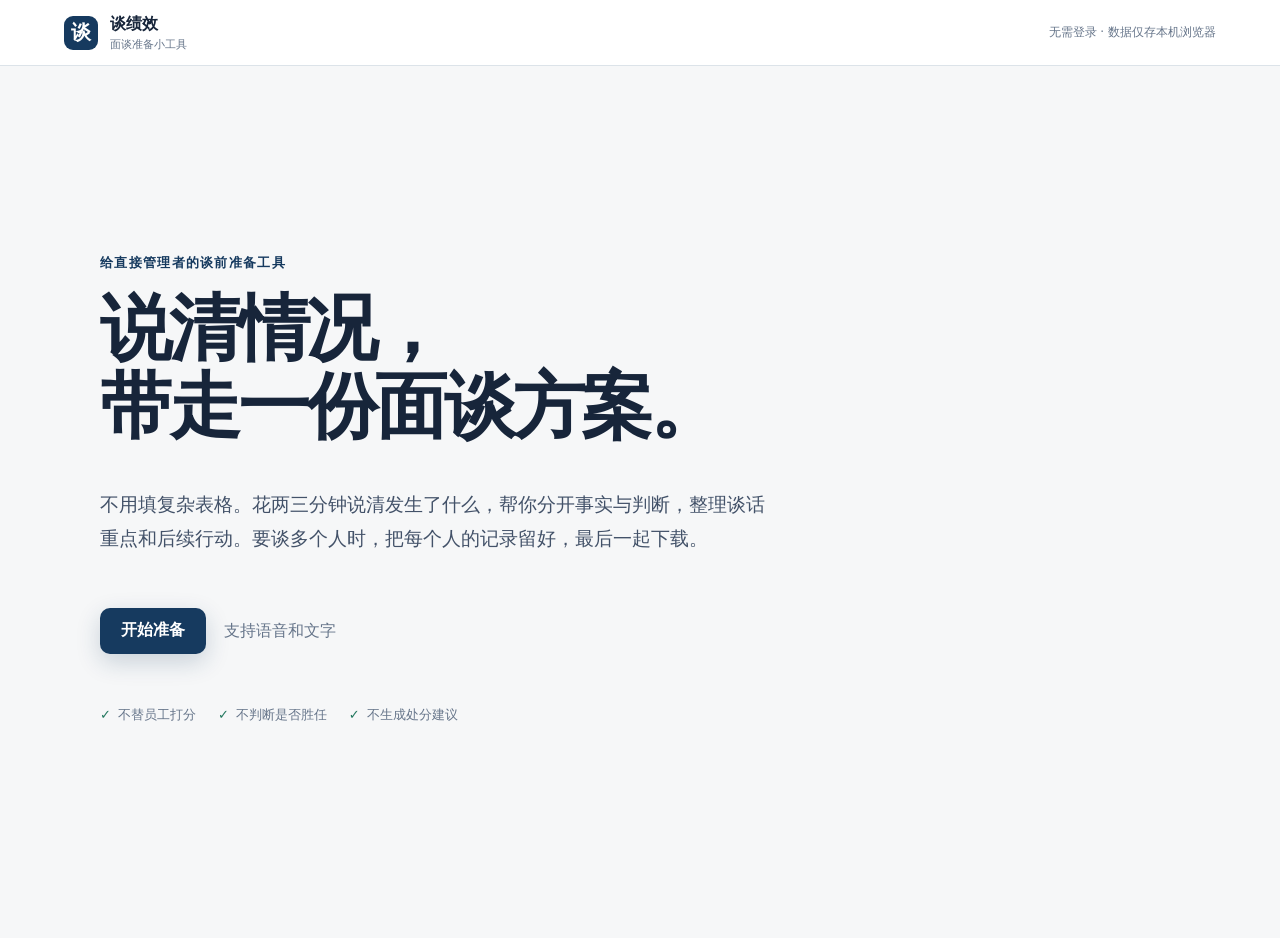
<file: index.html>
<!doctype html>
<!--
  谈绩效 · 面谈准备（轻量版 · 单文件）
  双击用浏览器打开即可使用，无需安装、无需登录、无需联网。
  流程：说情况 → 确认重点 → 拿方案；多人时逐个保存记录，最后一次性下载 Markdown。
  数据保存在本机浏览器中，请及时下载留档。
  生成时间：2026-11-05T14:33:14.953Z
-->

<html lang="zh-CN">
  <head>
    <meta charset="UTF-8" />
    <meta name="viewport" content="width=device-width, initial-scale=1.0" />
    <meta name="description" content="谈绩效——面向直接管理者的绩效反馈面谈准备小工具" />
    <title>谈绩效｜面谈准备</title>
    <style>
:root {
  --ink: #17253a;
  --muted: #66758a;
  --paper: #f3f6f8;
  --surface: #ffffff;
  --line: #dce3e9;
  --navy: #163a5f;
  --navy-2: #0e2b49;
  --fact: #23785f;
  --fact-bg: #e9f6f0;
  --judgment: #a6610c;
  --judgment-bg: #fff3dd;
  --question: #276ea2;
  --question-bg: #eaf3fb;
  --risk: #a53d46;
  --risk-bg: #fdeff0;
  --radius: 14px;
  --shadow: 0 18px 48px rgba(28, 48, 68, 0.1);
}

* { box-sizing: border-box; }

body {
  margin: 0;
  color: var(--ink);
  background:
    linear-gradient(rgba(22, 58, 95, 0.035) 1px, transparent 1px),
    linear-gradient(90deg, rgba(22, 58, 95, 0.035) 1px, transparent 1px),
    var(--paper);
  background-size: 28px 28px;
  font-family: "PingFang SC", "Microsoft YaHei", system-ui, sans-serif;
  min-height: 100vh;
}

/* Production-MVP simplification */
body { background: #f6f7f8; }
.brand-button { border: 0; background: transparent; color: inherit; padding: 0; text-align: left; }
.compact-container { width: min(820px, 92vw); }
.simple-hero { min-height: calc(100vh - 130px); display: flex; flex-direction: column; justify-content: center; max-width: 720px; }
.simple-hero h1 { max-width: 700px; }
.simple-hero .lead { max-width: 680px; }
.large-button { min-height: 52px; padding-inline: 28px; }
.promise-row { display: flex; flex-wrap: wrap; gap: 10px 22px; margin-top: 52px; color: var(--muted); font-size: 13px; }
.promise-row span::before { content: "✓"; color: var(--fact); margin-right: 7px; }
.batch-entry { display: flex; align-items: center; justify-content: space-between; gap: 18px; width: min(520px, 100%); margin-top: 24px; padding: 14px 16px; border: 1px solid #cbd8e2; border-radius: 10px; background: white; color: var(--ink); text-align: left; }
.batch-entry span { color: var(--navy); font-size: 12px; }
.simple-steps { max-width: 560px; margin: 0 auto 26px; }
.simple-steps .step { display: flex; align-items: center; justify-content: center; gap: 8px; text-align: center; border-bottom-width: 2px; }
.simple-steps .step span { font-size: 13px; }
.slim-panel { padding: clamp(22px, 4vw, 36px); }
.simple-head { margin-bottom: 22px; }
.time-tag { color: var(--muted); font-size: 12px; white-space: nowrap; }
.field-row { display: grid; grid-template-columns: 110px 1fr; align-items: center; gap: 16px; margin-bottom: 18px; }
.field-row label { margin: 0; }
.voice-card { border: 1px solid var(--line); border-radius: 12px; padding: 18px; background: #fbfcfd; transition: .2s ease; }
.voice-card.listening { border-color: #487da6; box-shadow: 0 0 0 4px rgba(39,110,162,.08); }
.voice-top { display: flex; align-items: center; justify-content: space-between; gap: 18px; margin-bottom: 14px; }
.voice-top strong { display: block; margin-bottom: 4px; }
.voice-top span { color: var(--muted); font-size: 12px; }
.voice-button { min-width: 112px; min-height: 44px; display: flex; align-items: center; justify-content: center; gap: 7px; border: 1px solid #b9c8d4; border-radius: 10px; background: white; color: var(--navy); font-weight: 650; }
.voice-button:hover { background: #eef4f8; border-color: #7f9db5; }
.voice-button svg { width: 18px; height: 18px; fill: currentColor; }
.voice-card.listening .voice-button { background: var(--navy); color: white; }
.voice-card textarea { min-height: 180px; background: white; }
.voice-note { color: var(--muted); font-size: 11px; line-height: 1.5; margin: 9px 0 0; }
.source-divider { display: flex; align-items: center; gap: 12px; margin: 18px 0; color: var(--muted); font-size: 12px; }
.source-divider::before, .source-divider::after { content: ""; height: 1px; background: var(--line); flex: 1; }
.upload-card { display: flex; align-items: center; justify-content: space-between; gap: 18px; border: 1px dashed #aebdca; border-radius: 12px; padding: 17px 18px; background: #fbfcfd; }
.upload-card strong, .upload-card span { display: block; }
.upload-card span { color: var(--muted); font-size: 12px; line-height: 1.55; margin-top: 4px; }
.upload-button { flex: 0 0 auto; margin: 0; padding: 10px 15px; border: 1px solid #b9c8d4; border-radius: 9px; background: white; color: var(--navy); cursor: pointer; }
.upload-button:hover { background: #eef4f8; }
.file-input { position: absolute; width: 1px; height: 1px; opacity: 0; pointer-events: none; }
.file-list { display: grid; gap: 8px; margin-top: 10px; }
.file-item { display: flex; align-items: center; justify-content: space-between; gap: 12px; padding: 11px 13px; border: 1px solid var(--line); border-radius: 9px; background: white; }
.file-item strong, .file-item span { display: block; }
.file-item strong { font-size: 13px; overflow-wrap: anywhere; }
.file-item span { color: var(--muted); font-size: 11px; margin-top: 3px; }
.file-remove { border: 0; background: transparent; color: var(--risk); padding: 7px; }
.source-summary { margin-bottom: 20px; padding: 16px 18px; border-radius: 10px; background: #f5f7f9; }
.source-summary div { display: flex; flex-wrap: wrap; gap: 7px; margin-top: 10px; }
.source-summary div span { padding: 5px 8px; border-radius: 6px; background: white; border: 1px solid var(--line); font-size: 11px; }
.source-summary p { color: var(--muted); font-size: 11px; line-height: 1.55; margin: 10px 0 0; }
.simple-goal { margin-top: 20px; }
.simple-goal textarea { min-height: 78px; }
.simple-actions { justify-content: flex-end; }
.review-list { border-top: 1px solid var(--line); }
.review-row { display: grid; grid-template-columns: 220px 1fr; gap: 24px; padding: 22px 0; border-bottom: 1px solid var(--line); }
.review-row ul, .review-row p { margin: 0; color: #42536a; line-height: 1.75; }
.review-row ul { padding-left: 20px; }
.review-label { display: flex; align-items: flex-start; gap: 10px; }
.review-label span { width: 24px; height: 24px; border-radius: 50%; display: grid; place-items: center; background: #eef2f5; font-size: 11px; font-weight: 700; }
.fact-row .review-label span { color: var(--fact); background: var(--fact-bg); }
.judgment-row .review-label span { color: var(--judgment); background: var(--judgment-bg); }
.question-row .review-label span { color: var(--question); background: var(--question-bg); }
.quick-question { display: flex; justify-content: space-between; align-items: center; gap: 20px; margin-top: 24px; padding: 18px; background: #f5f7f9; border-radius: 10px; }
.quick-question strong, .quick-question span { display: block; }
.quick-question span { color: var(--muted); font-size: 12px; margin-top: 4px; }
.plan-panel { padding: 0; overflow: hidden; }
.plan-title { display: flex; justify-content: space-between; align-items: center; gap: 20px; padding: 28px 32px; border-bottom: 1px solid var(--line); }
.plan-title span { color: var(--muted); font-size: 12px; }
.plan-title h2 { margin: 5px 0 0; }
.small-button { min-height: 38px; padding-inline: 15px; }
.plan-focus { padding: 26px 32px; background: var(--navy); color: white; }
.plan-focus small, .plan-focus strong { display: block; }
.plan-focus small { opacity: .68; margin-bottom: 8px; }
.plan-focus strong { font-size: 20px; line-height: 1.55; }
.plan-grid { display: grid; grid-template-columns: 1fr 1fr; }
.plan-grid section { padding: 26px 32px; border-bottom: 1px solid var(--line); }
.plan-grid section:nth-child(odd) { border-right: 1px solid var(--line); }
.plan-grid h3 { font-size: 14px; margin: 0 0 12px; }
.plan-grid ul { color: #42536a; line-height: 1.75; margin: 0; padding-left: 20px; }
.boundary-note { margin: 24px 32px 0; padding: 14px 16px; background: #f5f7f9; color: var(--muted); border-radius: 8px; font-size: 12px; line-height: 1.6; }
.post-actions { display: flex; flex-wrap: wrap; gap: 10px; padding: 24px 32px 30px; }
.save-note { margin: 20px 32px 0; color: var(--muted); font-size: 11px; line-height: 1.6; }
.batch-panel { padding: clamp(22px, 4vw, 36px); }
.batch-grid { display: grid; grid-template-columns: 1fr 1fr; gap: 12px; }
.batch-card { min-width: 0; padding: 18px; border: 1px solid var(--line); border-radius: 11px; background: #fbfcfd; }
.batch-card-head { display: flex; justify-content: space-between; align-items: flex-start; gap: 12px; }
.batch-card small { color: var(--muted); }
.batch-card h3 { margin: 4px 0 0; }
.batch-card p { color: #42536a; font-size: 13px; line-height: 1.65; }
.batch-excerpt { display: -webkit-box; -webkit-line-clamp: 3; -webkit-box-orient: vertical; overflow: hidden; }
.batch-meta { display: flex; flex-wrap: wrap; gap: 7px; }
.batch-meta span { padding: 5px 8px; border-radius: 6px; background: white; border: 1px solid var(--line); color: var(--muted); font-size: 11px; }
.batch-guidance { margin-top: 20px; padding: 19px 20px; border-radius: 10px; background: #f5f7f9; }
.batch-guidance h3 { margin: 0 0 10px; font-size: 14px; }
.batch-guidance ul { margin: 0; padding-left: 20px; color: #42536a; line-height: 1.8; }
.empty-batch { grid-column: 1 / -1; padding: 44px 20px; text-align: center; color: var(--muted); border: 1px dashed var(--line); border-radius: 10px; }
.batch-actions { justify-content: space-between; }
.reaction-chips { display: flex; flex-wrap: wrap; gap: 9px; margin-bottom: 18px; }
.dialogue-box { background: #f3f6f8; border-radius: 10px; padding: 18px; margin-bottom: 20px; }
.dialogue-box span { color: var(--muted); font-size: 12px; }
.dialogue-box p { margin: 8px 0 0; font-size: 17px; line-height: 1.6; }
.feedback-button { margin-top: 12px; }
.coach-simple { display: grid; grid-template-columns: 1fr 1fr; gap: 12px; margin-top: 20px; }
.coach-simple div { padding: 17px; background: #f5f7f9; border-radius: 9px; }
.coach-simple p { color: #42536a; line-height: 1.65; margin: 7px 0 0; }

button, input, textarea { font: inherit; }
button { cursor: pointer; }

.shell { min-height: 100vh; }
.topbar {
  height: 66px;
  display: flex;
  align-items: center;
  justify-content: space-between;
  padding: 0 5vw;
  background: rgba(255,255,255,.92);
  border-bottom: 1px solid var(--line);
  position: sticky;
  top: 0;
  z-index: 10;
  backdrop-filter: blur(12px);
}
.brand { display: flex; align-items: center; gap: 12px; font-weight: 700; }
.brand-mark {
  width: 34px; height: 34px; border-radius: 9px;
  background: var(--navy); color: white; display: grid; place-items: center;
  font-family: Georgia, serif; font-size: 20px;
}
.brand small { display: block; color: var(--muted); font-weight: 400; font-size: 11px; margin-top: 2px; }
.privacy { color: var(--muted); font-size: 12px; }

.container { width: min(1080px, 92vw); margin: 0 auto; padding: 38px 0 64px; }
.hero { display: grid; grid-template-columns: 1.08fr .92fr; gap: 44px; align-items: center; min-height: calc(100vh - 130px); }
.eyebrow { color: var(--navy); font-weight: 700; font-size: 13px; letter-spacing: .1em; }
h1 { font-size: clamp(40px, 6vw, 72px); line-height: 1.08; letter-spacing: -.045em; margin: 18px 0 22px; }
.lead { color: #435269; font-size: 19px; line-height: 1.8; max-width: 600px; }
.hero-actions { display: flex; align-items: center; gap: 18px; margin-top: 34px; }
.primary, .secondary, .ghost {
  border-radius: 10px; border: 1px solid transparent; min-height: 46px; padding: 0 20px; font-weight: 650;
}
.primary { background: var(--navy); color: white; box-shadow: 0 8px 24px rgba(22,58,95,.2); }
.primary:hover { background: var(--navy-2); transform: translateY(-1px); }
.secondary { background: white; border-color: var(--line); color: var(--ink); }
.secondary:hover { border-color: #aebdca; }
.ghost { background: transparent; color: var(--navy); }
.link-button { border: 0; background: none; color: var(--navy); padding: 5px; }

.paper-demo { background: var(--surface); border: 1px solid var(--line); border-radius: 6px; padding: 30px; box-shadow: var(--shadow); transform: rotate(1deg); position: relative; }
.paper-demo::before { content: "证据校准稿"; position: absolute; top: -14px; left: 22px; padding: 6px 11px; background: var(--navy); color: white; font-size: 11px; letter-spacing: .08em; }
.paper-demo p { line-height: 2.1; margin: 8px 0; }
.mark { border-bottom: 2px solid; padding-bottom: 2px; }
.mark.fact { color: var(--fact); border-color: #74b99f; }
.mark.judgment { color: var(--judgment); border-color: #e2a74f; }
.mark.question { color: var(--question); border-color: #77add2; }
.legend { display: flex; flex-wrap: wrap; gap: 14px; margin-top: 24px; padding-top: 20px; border-top: 1px dashed var(--line); font-size: 12px; }
.legend span::before { content: ""; width: 8px; height: 8px; display: inline-block; border-radius: 50%; margin-right: 6px; }
.legend .f::before { background: var(--fact); }
.legend .j::before { background: var(--judgment); }
.legend .q::before { background: var(--question); }

.steps { display: grid; grid-template-columns: repeat(4, 1fr); gap: 8px; margin: 8px 0 34px; }
.step { padding: 13px 14px; border-bottom: 3px solid var(--line); color: var(--muted); font-size: 13px; }
.step.active { color: var(--navy); border-color: var(--navy); font-weight: 700; }
.step.done { color: var(--fact); border-color: #7fb9a4; }

.panel { background: var(--surface); border: 1px solid var(--line); border-radius: var(--radius); box-shadow: 0 12px 36px rgba(28,48,68,.07); padding: clamp(22px, 4vw, 42px); }
.panel-head { display: flex; justify-content: space-between; gap: 24px; align-items: flex-start; margin-bottom: 28px; }
.panel h2 { font-size: 28px; margin: 0 0 8px; letter-spacing: -.02em; }
.sub { color: var(--muted); line-height: 1.7; margin: 0; }
.status { padding: 7px 11px; border-radius: 20px; font-size: 12px; font-weight: 700; white-space: nowrap; }
.status.usable { color: var(--question); background: var(--question-bg); }
.status.good { color: var(--fact); background: var(--fact-bg); }

.form-grid { display: grid; grid-template-columns: 1fr 1fr; gap: 22px; }
.field.full { grid-column: 1 / -1; }
label { display: block; font-weight: 650; font-size: 14px; margin-bottom: 8px; }
.hint { color: var(--muted); font-weight: 400; font-size: 12px; display: block; margin-top: 3px; }
input, textarea {
  width: 100%; border: 1px solid #cbd5de; border-radius: 9px; background: #fbfcfd; color: var(--ink); padding: 13px 14px; outline: none; transition: .18s ease;
}
textarea { min-height: 112px; resize: vertical; line-height: 1.65; }
input:focus, textarea:focus { border-color: var(--navy); box-shadow: 0 0 0 3px rgba(22,58,95,.09); background: white; }
.error { color: var(--risk); font-size: 12px; margin-top: 6px; }
.actions { display: flex; justify-content: space-between; align-items: center; gap: 12px; margin-top: 30px; border-top: 1px solid var(--line); padding-top: 24px; }
.actions-right { display: flex; gap: 10px; }

.analysis-grid { display: grid; grid-template-columns: 1fr 1fr; gap: 16px; }
.analysis-card { border: 1px solid var(--line); border-radius: 11px; padding: 20px; }
.analysis-card h3 { margin: 0 0 12px; font-size: 15px; }
.analysis-card ul { padding-left: 20px; margin: 0; line-height: 1.8; color: #42536a; }
.analysis-card.fact { background: var(--fact-bg); border-color: #c9e6da; }
.analysis-card.judgment { background: var(--judgment-bg); border-color: #f1d59e; }
.analysis-card.question { background: var(--question-bg); border-color: #c9dfef; }
.analysis-card.missing { background: #f7f8fa; }
.note { border-left: 3px solid var(--navy); background: #f4f7fa; padding: 14px 16px; color: #42536a; line-height: 1.7; margin: 20px 0 0; }

.question-box { max-width: 740px; margin: 0 auto; }
.question-count { color: var(--muted); font-size: 12px; letter-spacing: .08em; }
.question-title { font-size: 26px; line-height: 1.5; margin: 18px 0; }
.why { background: var(--question-bg); padding: 15px 18px; border-radius: 9px; color: #355a78; line-height: 1.65; margin: 18px 0; }
.choice-row { display: flex; gap: 10px; flex-wrap: wrap; }
.choice { border: 1px solid var(--line); background: white; padding: 10px 13px; border-radius: 9px; color: var(--muted); }
.choice.selected { border-color: var(--navy); color: var(--navy); background: #eff4f8; }

.strategy-grid { display: grid; grid-template-columns: 1.15fr .85fr; gap: 22px; }
.strategy-block { border-top: 1px solid var(--line); padding: 20px 0; }
.strategy-block:first-child { border-top: 0; padding-top: 0; }
.strategy-block h3 { margin: 0 0 10px; font-size: 14px; color: var(--muted); }
.strategy-block strong { font-size: 20px; line-height: 1.5; }
.path { display: grid; gap: 9px; }
.path-item { display: grid; grid-template-columns: 28px 1fr; align-items: center; gap: 8px; color: #42536a; }
.path-item b { background: var(--navy); color: white; border-radius: 50%; width: 24px; height: 24px; display: grid; place-items: center; font-size: 11px; }
.risk-box { background: var(--risk-bg); border: 1px solid #f2cfd2; border-radius: 10px; padding: 18px; }
.risk-box h3 { color: var(--risk); margin: 0 0 10px; font-size: 14px; }
.risk-box p { margin: 8px 0; color: #6f4146; line-height: 1.6; font-size: 13px; }

.reaction-list { display: grid; gap: 12px; }
.reaction { border: 1px solid var(--line); border-radius: 10px; padding: 16px; text-align: left; background: white; }
.reaction:hover, .reaction.selected { border-color: var(--navy); background: #f2f6f9; }
.reaction strong { display: block; margin-bottom: 5px; }
.reaction span { color: var(--muted); }
.coach { display: grid; grid-template-columns: 1fr 1fr; gap: 16px; margin-top: 20px; }
.coach-card { padding: 18px; border: 1px solid var(--line); border-radius: 10px; }
.coach-card h4 { margin: 0 0 9px; }
.coach-card.good { background: var(--fact-bg); }
.coach-card.adjust { background: var(--judgment-bg); }

.report { background: #fff; border: 1px solid var(--line); box-shadow: var(--shadow); }
.report-cover { background: var(--navy); color: white; padding: 34px 42px; }
.report-cover small { opacity: .75; letter-spacing: .12em; }
.report-cover h2 { margin: 8px 0 6px; font-size: 32px; }
.report-cover p { margin: 0; opacity: .82; }
.report-body { padding: 36px 42px; }
.report-section { display: grid; grid-template-columns: 150px 1fr; gap: 24px; padding: 22px 0; border-bottom: 1px solid var(--line); }
.report-section:last-child { border-bottom: 0; }
.report-section h3 { margin: 0; font-size: 13px; color: var(--muted); letter-spacing: .06em; }
.report-section p, .report-section li { line-height: 1.75; color: #3f5065; }
.report-section p { margin: 0; }
.report-section ol, .report-section ul { margin: 0; padding-left: 20px; }
.agreement { display: grid; grid-template-columns: repeat(2, 1fr); gap: 10px; }
.agreement div { background: #f5f7f9; padding: 14px; border-radius: 8px; }
.agreement b { display: block; font-size: 12px; color: var(--muted); margin-bottom: 5px; }
.toast { position: fixed; right: 24px; bottom: 24px; background: var(--ink); color: white; padding: 13px 18px; border-radius: 9px; box-shadow: var(--shadow); z-index: 30; }

@media (max-width: 760px) {
  .topbar { padding: 0 4vw; }
  .privacy { display: none; }
  .container { width: min(94vw, 680px); padding-top: 24px; }
  .hero { grid-template-columns: 1fr; gap: 34px; padding: 32px 0; }
  .paper-demo { transform: none; }
  .steps { overflow-x: auto; grid-template-columns: repeat(4, minmax(120px, 1fr)); }
  .form-grid, .analysis-grid, .strategy-grid, .coach { grid-template-columns: 1fr; }
  .field.full { grid-column: auto; }
  .panel-head { flex-direction: column; }
  .actions { align-items: stretch; flex-direction: column-reverse; }
  .actions-right { flex-direction: column; width: 100%; }
  .actions button { width: 100%; }
  .report-cover, .report-body { padding: 26px 22px; }
  .report-section { grid-template-columns: 1fr; gap: 10px; }
  .agreement { grid-template-columns: 1fr; }
  .simple-hero { min-height: calc(100vh - 100px); padding: 26px 0; }
  .promise-row { margin-top: 34px; }
  .field-row, .review-row { grid-template-columns: 1fr; gap: 8px; }
  .voice-top, .quick-question { align-items: stretch; flex-direction: column; }
  .upload-card { align-items: stretch; flex-direction: column; }
  .upload-button { text-align: center; }
  .voice-button { width: 100%; }
  .plan-grid { grid-template-columns: 1fr; }
  .batch-grid { grid-template-columns: 1fr; }
  .plan-grid section:nth-child(odd) { border-right: 0; }
  .plan-title, .plan-focus, .plan-grid section { padding-inline: 22px; }
  .boundary-note { margin-inline: 22px; }
  .save-note { margin-inline: 22px; }
  .post-actions { padding-inline: 22px; flex-direction: column; }
  .post-actions button { width: 100%; }
  .coach-simple { grid-template-columns: 1fr; }
}

@media (prefers-reduced-motion: no-preference) {
  .panel, .hero > * { animation: rise .35s ease both; }
  @keyframes rise { from { opacity: 0; transform: translateY(8px); } to { opacity: 1; transform: translateY(0); } }
}

/* ---- 轻量版补充样式 ---- */
.status.blocked { color: var(--risk); background: var(--risk-bg); }
.judgment-item { margin: 8px 0; }
.judgment-item p { margin: 0 0 4px; }
.judgment-reason { color: var(--muted); font-size: 13px; line-height: 1.6; }

/* ---- 轻量版补充样式 ---- */
.status.blocked { color: var(--risk); background: var(--risk-bg); }
.judgment-item { margin: 8px 0; }
.judgment-item p { margin: 0 0 4px; }
.judgment-reason { color: var(--muted); font-size: 13px; line-height: 1.6; }

</style>
  </head>
  <body>
    <div id="app"></div>
    <script>
/**
 * 谈绩效 · 分析引擎（浏览器版，无依赖、不联网）
 *
 * 输入管理者自己写的那段话，用确定性规则抽出：
 *   事实 / 不宜直接下的判断 / 面谈要核实的问题 / 管理者责任 / 行动约定 / 风险提示
 *
 * 设计原则：
 *  - 所有输出都由输入派生，不含任何写死的样例文本；
 *  - 高风险情形（辞退、降薪、歧视、骚扰、工伤、医疗、争议）停止给出话术，只给风险提示；
 *  - 不判断是否胜任、不给绩效等级、不做员工间比较、不给处分建议。
 */
(function (root, factory) {
  if (typeof module === "object" && module.exports) module.exports = factory();
  else root.TanJixiaoAnalysis = factory();
})(typeof globalThis !== "undefined" ? globalThis : this, function () {
  "use strict";

  var MAX_INPUT = 20000;

  var RISK_GROUPS = [
    {
      level: "high",
      label: "劳动关系处置",
      words: ["辞退", "开除", "裁员", "劝退", "解除劳动", "不续签", "降薪", "降级", "扣工资", "停职", "调岗", "末位淘汰", "pip", "绩效改进计划", "自己离职", "让他走"],
      advice: "涉及劳动关系处置。请暂停使用本工具，先与 HR 和法务确认程序与依据，不要在绩效面谈中直接提出。",
    },
    {
      level: "high",
      label: "歧视与骚扰",
      words: ["歧视", "骚扰", "性骚扰", "地域", "性别", "年龄", "婚育", "怀孕", "孕期", "产假", "哺乳", "外貌", "口音", "宗教", "民族"],
      advice: "涉及受保护特征或骚扰情形。这不属于绩效面谈范围，请转 HR/法务按专项流程处理。",
    },
    {
      level: "high",
      label: "安全与健康",
      words: ["工伤", "事故", "受伤", "安全事件", "医疗", "病历", "抑郁症", "精神", "心理疾病", "住院", "病假"],
      advice: "涉及安全或健康信息。请避免在绩效材料中记录医疗细节，转 HR 按相关流程处理。",
    },
    {
      level: "high",
      label: "争议与投诉",
      words: ["劳动仲裁", "仲裁", "诉讼", "起诉", "举报", "投诉", "律师", "赔偿"],
      advice: "已进入或可能进入争议程序。请停止自行沟通，交由 HR/法务对接。",
    },
  ];

  var JUDGMENT_WORDS = [
    "责任心", "态度", "不积极", "不主动", "不靠谱", "能力不行", "能力差", "不胜任", "不适合",
    "敷衍", "不上心", "懒", "情商", "性格", "不专业", "消极", "抱怨", "抵触",
    "缺乏", "没有担当", "不配合", "耍滑", "混日子", "玻璃心", "固执", "自私", "不懂事", "眼界",
  ];

  var FACT_MARKERS = [
    /\d{1,4}\s*年/, /\d{1,2}\s*月/, /\d{1,2}\s*[日号]/, /[上下本]\s*周/, /周[一二三四五六日天]/,
    /\d{1,3}\s*(天|个工作日|小时|分钟|次|人|份|页|个)/, /\d+%/,
    /原定|原计划|计划|承诺|约定|要求|实际|最终|结果/,
    /推迟|延期|延迟|延误|提前|超期|逾期|未完成|没有完成|没交|未提交|迟到|缺席|超预算|返工|不达标/,
  ];

  var EXTERNAL_WORDS = ["设计", "客户", "供应商", "其他部门", "跨部门", "技术", "法务", "财务", "上级", "甲方", "需求变更", "排期", "资源", "预算"];
  var MECHANISM_WORDS = ["约定", "流程", "规则", "机制", "节点", "上报", "同步", "预警", "汇报", "周会", "日报", "复盘"];

  var ORDER = { high: 3, medium: 2, low: 1 };

  function clamp(text) {
    return String(text == null ? "" : text).slice(0, MAX_INPUT);
  }

  function splitClauses(text) {
    return String(text || "")
      .split(/[。！？；\n\r]+/)
      .map(function (item) {
        return item.replace(/^[，,、\s]+/, "").trim();
      })
      .filter(function (item) {
        return item.length >= 4;
      });
  }

  function stripHedges(clause) {
    return clause.replace(/^(我觉得|我认为|感觉|说实话|其实|反正|总的来说|说白了)[，,]?\s*/, "").trim();
  }

  function detectRisks(text) {
    var haystack = String(text || "").toLowerCase();
    var flags = [];
    RISK_GROUPS.forEach(function (group) {
      var hits = group.words.filter(function (word) {
        return haystack.indexOf(word.toLowerCase()) >= 0;
      });
      if (hits.length) {
        flags.push({ level: group.level, label: group.label, terms: hits, advice: group.advice });
      }
    });
    return flags;
  }

  function extractFacts(clauses) {
    var facts = [];
    clauses.forEach(function (clause) {
      var cleaned = stripHedges(clause);
      var isFact = FACT_MARKERS.some(function (pattern) {
        return pattern.test(cleaned);
      });
      if (!isFact) return;
      var exists = facts.some(function (item) {
        return item.text === cleaned;
      });
      if (exists) return;
      facts.push({ text: cleaned, source: "管理者口述" });
    });
    return facts.slice(0, 8);
  }

  function extractJudgments(clauses) {
    var judgments = [];
    clauses.forEach(function (clause) {
      var cleaned = stripHedges(clause);
      var hits = JUDGMENT_WORDS.filter(function (word) {
        return cleaned.indexOf(word) >= 0;
      });
      if (!hits.length) return;
      var exists = judgments.some(function (item) {
        return item.statement === cleaned;
      });
      if (exists) return;
      judgments.push({
        statement: cleaned,
        terms: hits,
        reason:
          "「" + hits.slice(0, 2).join("」「") + "」是在推断动机或性格。目前掌握的是行为与结果，动机需要当面问清楚，不宜作为面谈结论。",
        alternative: "可以改述成可观察的行为：在哪个时间点、没做什么动作、造成了什么可核实的结果。",
      });
    });
    return judgments.slice(0, 6);
  }

  function buildQuestions(payload) {
    var text = payload.text;
    var facts = payload.facts;
    var judgments = payload.judgments;
    var hasExternal = EXTERNAL_WORDS.some(function (word) { return text.indexOf(word) >= 0; });
    var hasMechanism = MECHANISM_WORDS.some(function (word) { return text.indexOf(word) >= 0; });
    var hasDelay = /延期|延迟|推迟|未完成|没有完成|没交|逾期|超期|不达标/.test(text);
    var questions = [];

    if (hasDelay) questions.push("你是什么时候第一次判断可能无法按期完成的？当时掌握的信息是什么？");
    if (hasExternal) {
      var deps = EXTERNAL_WORDS.filter(function (word) { return text.indexOf(word) >= 0; }).slice(0, 3);
      questions.push(deps.join("、") + "这边的情况，当时对你实际工作量的影响有多大？");
    }
    if (judgments.length) questions.push("当时你这么做，是基于哪些考虑？有没有我没看到的信息？");
    if (!hasMechanism) questions.push("我们之前有没有明确约定过：什么情况必须同步风险、在哪个节点同步？");
    if (facts.length < 2) questions.push("这件事的时间线能再帮我理一遍吗？我想把事实部分确认准确。");
    questions.push("如果重来一次，你希望自己在哪个节点做出不一样的判断？");

    var seen = {};
    return questions.filter(function (item) {
      if (seen[item]) return false;
      seen[item] = true;
      return true;
    }).slice(0, 5);
  }

  function buildResponsibilities(payload) {
    var text = payload.text;
    var items = [
      "核实这件事的目标与优先级，在事发当时是否清晰、是否与管理者的要求一致。",
      "检查自己是否提供过必要支持：资源、决策、优先级取舍。",
    ];
    var hasExternal = EXTERNAL_WORDS.some(function (word) { return text.indexOf(word) >= 0; });
    var hasMechanism = MECHANISM_WORDS.some(function (word) { return text.indexOf(word) >= 0; });
    if (hasExternal) items.push("核实跨部门或外部依赖的卡点，确认员工是否有权限推动这些依赖。");
    if (!hasMechanism) items.push("与员工共同建立风险预警路径：什么情况、找谁、多早说。");
    if (payload.judgments.length) items.push("面谈中先听完员工视角，再说明自己的观察，避免用评价性词语开场。");
    return items.slice(0, 5);
  }

  function buildActions(text) {
    var hasDelay = /延期|延迟|推迟|未完成|没有完成|逾期|不达标/.test(text);
    return [
      hasDelay
        ? "出现交付风险时，第一时间同步当前判断、影响范围和备选方案。"
        : "明确下一次同类任务的关键节点与检查方式。",
      "约定同步对象与时间：由谁、在哪个节点、用什么方式告知。",
      "约定复盘时间点，检查这次约定是否真的被执行。",
    ];
  }

  function buildOpening(role, facts) {
    var subject = role ? role + "相关的这件事" : "这件事";
    var anchor = facts.length ? "从时间线看，" + facts[0].text + "。" : "";
    return "我想和你过一下" + subject + "。" + anchor + "我这边看到的情况可能不完整，先听听你的版本。";
  }

  function analyze(input) {
    var role = (input && input.role) || "";
    var story = clamp(input && input.story);
    var goal = clamp(input && input.goal);
    var evidence = clamp(input && input.evidence);
    var text = [story, evidence].filter(Boolean).join("\n");

    var clauses = splitClauses(text);
    var riskFlags = detectRisks(story + "\n" + evidence + "\n" + goal);
    var facts = extractFacts(clauses);
    var judgments = extractJudgments(clauses);
    var questions = buildQuestions({ text: text, facts: facts, judgments: judgments });
    var level = "none";
    riskFlags.forEach(function (item) {
      if ((ORDER[item.level] || 0) > (ORDER[level] || 0)) level = item.level;
    });

    var warnings = [];
    if (!facts.length) warnings.push("没有从描述里提取到可核实的事实。建议补上：原本要求、实际发生、造成的影响、具体时间。");
    if (text.length < 30) warnings.push("描述偏短，提取结果可能不完整。");

    return {
      facts: facts,
      judgmentsToPause: judgments,
      questionsToVerify: questions,
      managerResponsibilities: buildResponsibilities({ text: text, judgments: judgments }),
      conversationOpening: buildOpening(role, facts),
      actionPlan: buildActions(text),
      riskFlags: riskFlags,
      riskLevel: level,
      warnings: warnings,
      engine: "rule-v1",
      generatedAt: new Date().toISOString(),
    };
  }

  return { analyze: analyze, detectRisks: detectRisks };
});

</script>
  <script>
/**
 * 谈绩效 · 轻量版
 *
 * 流程只有一条：说情况 → 确认重点 → 拿方案。
 * 涉及多人时，只是把每个人的记录攒在本机，最后一次性导出 Markdown 下载。
 * 没有账号、没有批次管理、没有设置页。数据只存在这台设备的浏览器里。
 */

const root = document.getElementById("app");
const ANALYSIS = window.TanJixiaoAnalysis;

const STORE_KEY = "tanJixiaoLight.v1";

const SAMPLE_STORY =
  "产品经理负责的客户方案原定 10 月 16 日提交，实际 10 月 18 日才提交。他在 10 月 15 日已经发现可能延期，但没有告诉我或客户经理。客户评审因此推迟两天。设计素材也比计划晚了一天。我觉得他缺乏责任心，希望以后能提前暴露风险。";

const SAMPLE_GOAL = "弄清没有提前预警的原因，并约定以后发现交付风险时的沟通机制。";

const DEFAULT_RESPONSE =
  "我理解设计素材延迟会影响进度。我们先确认一下：你是什么时候判断可能无法按时完成的？当时为什么没有发出风险提醒？";

function freshState() {
  return {
    role: "产品经理",
    story: SAMPLE_STORY,
    goal: SAMPLE_GOAL,
    files: [],
    cases: [],
    currentSavedId: null,
    errors: {},
    analysis: null,
    quickAnswer: "unknown",
    listening: false,
    transcriptBefore: "",
    reaction: "external",
    response: DEFAULT_RESPONSE,
    coachVisible: false,
    toast: "",
  };
}

let state = freshState();
try {
  const saved = JSON.parse(localStorage.getItem(STORE_KEY) || "null");
  if (saved && typeof saved === "object") {
    state = Object.assign(freshState(), saved, {
      screen: undefined,
      listening: false,
      toast: "",
      coachVisible: false,
      errors: {},
    });
    delete state.screen;
  }
} catch {
  /* 本机记录不可用时按全新状态运行 */
}

function persist() {
  try {
    const data = {
      role: state.role,
      story: state.story,
      goal: state.goal,
      files: state.files,
      cases: state.cases,
      currentSavedId: state.currentSavedId,
      analysis: state.analysis,
      quickAnswer: state.quickAnswer,
      reaction: state.reaction,
      response: state.response,
    };
    localStorage.setItem(STORE_KEY, JSON.stringify(data));
  } catch {
    /* 隐私模式等场景下静默降级为仅会话内保存 */
  }
}

let recognition = null;

function escapeHtml(value) {
  return String(value || "")
    .replaceAll("&", "&amp;")
    .replaceAll("<", "&lt;")
    .replaceAll(">", "&gt;")
    .replaceAll('"', "&quot;")
    .replaceAll("'", "&#039;");
}

function go(screen) {
  state.screen = screen;
  state.toast = "";
  state.coachVisible = false;
  window.scrollTo({ top: 0, behavior: "smooth" });
  render();
}

function shell(content, step = 0) {
  const labels = ["说情况", "确认重点", "拿方案"];
  return `
    <div class="shell">
      <header class="topbar">
        <button class="brand brand-button" data-go="home" aria-label="返回首页"><span class="brand-mark">谈</span><span>谈绩效<small>面谈准备小工具</small></span></button>
        <span class="privacy">无需登录 · 数据仅存本机浏览器</span>
      </header>
      <main class="container compact-container">
        ${step ? `<nav class="steps simple-steps" aria-label="流程进度">${labels.map((label, index) => `<div class="step ${index + 1 === step ? "active" : ""} ${index + 1 < step ? "done" : ""}">${index + 1}<span>${label}</span></div>`).join("")}</nav>` : ""}
        ${content}
      </main>
      ${state.toast ? `<div class="toast" role="status">${state.toast}</div>` : ""}
    </div>`;
}

function home() {
  const recordsEntry = state.cases.length
    ? `<button class="batch-entry" data-go="records"><strong>已记好 ${state.cases.length} 个人的沟通记录</strong><span>查看记录并下载 →</span></button>`
    : "";
  return shell(`
    <section class="simple-hero">
      <div class="eyebrow">给直接管理者的谈前准备工具</div>
      <h1>说清情况，<br />带走一份面谈方案。</h1>
      <p class="lead">不用填复杂表格。花两三分钟说清发生了什么，帮你分开事实与判断，整理谈话重点和后续行动。要谈多个人时，把每个人的记录留好，最后一起下载。</p>
      <div class="hero-actions"><button class="primary large-button" data-go="input">开始准备</button><span class="sub">支持语音和文字</span></div>
      ${recordsEntry}
      <div class="promise-row"><span>不替员工打分</span><span>不判断是否胜任</span><span>不生成处分建议</span></div>
    </section>`, 0);
}

function inputScreen() {
  const supported = Boolean(window.SpeechRecognition || window.webkitSpeechRecognition);
  const fileList = state.files.length ? `<div class="file-list">${state.files.map((file) => `
    <article class="file-item">
      <div><strong>${escapeHtml(file.name)}</strong><span>${escapeHtml(file.detail)}</span></div>
      <button class="file-remove" data-file-remove="${escapeHtml(file.id)}" aria-label="移除 ${escapeHtml(file.name)}">移除</button>
    </article>`).join("")}</div>` : "";
  return shell(`
    <section class="panel slim-panel">
      <div class="panel-head simple-head"><div><h2>把情况说给我听</h2><p class="sub">像给 HR 同事讲一遍即可，不必整理成正式材料。</p></div><span class="time-tag">约 2 分钟</span></div>
      <div class="field-row">
        <label for="role">员工角色</label>
        <input id="role" value="${escapeHtml(state.role)}" placeholder="例如：销售主管" />
      </div>
      <div class="voice-card ${state.listening ? "listening" : ""}">
        <div class="voice-top">
          <div><strong>${state.listening ? "正在听，请继续说" : "描述这次绩效差距"}</strong><span>${state.listening ? "说完后点击停止，文字可继续修改" : "建议包含：原本要求、实际发生、造成影响"}</span></div>
          <button class="voice-button" data-action="voice" aria-label="${state.listening ? "停止语音输入" : "开始语音输入"}">
            <svg viewBox="0 0 24 24" aria-hidden="true"><path d="M12 15.5a3.5 3.5 0 0 0 3.5-3.5V6a3.5 3.5 0 1 0-7 0v6a3.5 3.5 0 0 0 3.5 3.5Zm-7-4a1 1 0 0 1 2 0V12a5 5 0 0 0 10 0v-.5a1 1 0 1 1 2 0V12a7 7 0 0 1-6 6.92V21h3a1 1 0 1 1 0 2H8a1 1 0 1 1 0-2h3v-2.08A7 7 0 0 1 5 12v-.5Z"/></svg>
            <span>${state.listening ? "停止" : "语音输入"}</span>
          </button>
        </div>
        <textarea id="story" placeholder="例如：原计划周三交付，实际周五完成……">${escapeHtml(state.story)}</textarea>
        ${!supported ? `<p class="voice-note">当前浏览器不支持语音识别，请使用文字输入。</p>` : `<p class="voice-note">首次使用时，浏览器会请求麦克风权限。录音内容仅用于转成文字。</p>`}
      </div>
      <div class="field full simple-goal">
        <label for="goal">这次最希望谈成什么？<span class="hint">只写一个结果</span></label>
        <textarea id="goal">${escapeHtml(state.goal)}</textarea>
      </div>
      <p class="voice-note">只录入面谈所必需的信息，不要录入身份证号、私人手机号、客户隐私或其他无关敏感信息。</p>
      ${state.errors.main ? `<div class="error">${state.errors.main}</div>` : ""}
      <div class="actions simple-actions"><button class="secondary" data-action="clear">清空示例</button><button class="primary" data-action="analyze">整理谈话重点</button></div>
    </section>`, 1);
}

function reviewScreen() {
  const a = state.analysis;
  if (!a) { state.screen = "input"; return inputScreen(); }

  if (a.riskLevel === "high") {
    const cards = a.riskFlags.map((flag) => `
      <article class="review-row judgment-row">
        <div class="review-label"><span>!</span><strong>${escapeHtml(flag.label)}</strong></div>
        <p>${escapeHtml(flag.advice)}</p>
      </article>`).join("");
    return shell(`
      <section class="panel slim-panel">
        <div class="panel-head simple-head"><div><h2>先停一下：这不适合绩效面谈</h2><p class="sub">你的描述里出现了需要专门流程处理的情形。</p></div><span class="status blocked">高风险</span></div>
        ${cards}
        <p class="voice-note">为了保护你和员工，本工具在这些情形下不提供谈话话术。请先与 HR / 法务确认处理方式，再决定下一步。</p>
        <div class="actions simple-actions"><button class="secondary" data-go="input">返回修改描述</button></div>
      </section>`, 2);
  }

  const factList = a.facts.length
    ? `<ul>${a.facts.map((item) => `<li>${escapeHtml(item.text)}</li>`).join("")}</ul>`
    : `<p>没有从描述里提取到带时间和结果的事实。建议补上：原本要求、实际发生、造成影响。</p>`;
  const judgmentPart = a.judgmentsToPause.length
    ? a.judgmentsToPause.map((item) => `
        <div class="judgment-item"><p>${escapeHtml(item.statement)}</p><p class="judgment-reason">${escapeHtml(item.reason)}</p></div>`).join("")
    : `<p>没有检测到明显的评价性表述，可以直接进入面谈。</p>`;
  return shell(`
    <section class="panel slim-panel">
      <div class="panel-head simple-head"><div><h2>确认三件事就可以继续</h2><p class="sub">先把事实与判断分开，避免带着未经验证的结论进入面谈。</p></div><span class="status usable">可继续</span></div>
      <div class="review-list">
        <article class="review-row fact-row"><div class="review-label"><span>1</span><strong>可以直接说的事实</strong></div>${factList}</article>
        <article class="review-row judgment-row"><div class="review-label"><span>2</span><strong>先不要下的结论</strong></div>${judgmentPart}</article>
        <article class="review-row question-row"><div class="review-label"><span>3</span><strong>面谈中需要问清</strong></div><ul>${a.questionsToVerify.map((q) => `<li>${escapeHtml(q)}</li>`).join("")}</ul></article>
      </div>
      <div class="actions simple-actions"><button class="secondary" data-go="input">修改描述</button><button class="primary" data-go="report">生成面谈方案</button></div>
    </section>`, 2);
}

function reportScreen() {
  const a = state.analysis;
  if (!a) { state.screen = "input"; return inputScreen(); }
  if (a.riskLevel === "high") { state.screen = "review"; return reviewScreen(); }
  return shell(`
    <section class="panel plan-panel" id="report">
      <div class="plan-title"><div><span>面谈前速览</span><h2>${escapeHtml(state.role || "员工")} · 面谈方案</h2></div><button class="secondary small-button" data-action="copy-report">复制</button></div>
      ${state.goal ? `<section class="plan-focus"><small>这次只谈一个目标</small><strong>${escapeHtml(state.goal)}</strong></section>` : ""}
      <div class="plan-grid">
        <section><h3>先讲清的事实</h3><ul>${a.facts.length ? a.facts.map((item) => `<li>${escapeHtml(item.text)}</li>`).join("") : "<li>（补上时间线后再谈）</li>"}</ul></section>
        <section><h3>先问，不要先判断</h3><ul>${a.questionsToVerify.map((q) => `<li>${escapeHtml(q)}</li>`).join("")}</ul></section>
        <section><h3>管理者也要承担的部分</h3><ul>${a.managerResponsibilities.map((item) => `<li>${escapeHtml(item)}</li>`).join("")}</ul></section>
        <section><h3>谈完要约定</h3><ul>${a.actionPlan.map((item) => `<li>${escapeHtml(item)}</li>`).join("")}</ul></section>
      </div>
      <div class="boundary-note">这是一份谈前准备，不是绩效结论。原因和行动应在面谈中共同确认。</div>
      <div class="save-note">记录保存在这台设备的浏览器里，清理浏览器会丢失。要谈多个人时，逐个保存后一次性导出下载。</div>
      <div class="post-actions"><button class="primary" data-action="save-next">保存并准备下一位</button><button class="secondary" data-action="save-records">保存并查看记录</button><button class="secondary" data-go="rehearsal">练一次员工可能的回应</button></div>
    </section>`, 3);
}

const reactions = {
  external: ["强调外部原因", "设计部门本来就给晚了，这不能全怪我。"],
  fairness: ["质疑公平性", "为什么只说我？其他项目也经常延期。"],
  silent: ["沉默接受", "好的，我知道了，以后注意。"]
};

const coachByReaction = {
  external: ["你承认了外部影响，没有急着争论责任。", "继续追问员工何时发现风险，以及当时为什么没有预警。"],
  fairness: ["先承认员工对公平性的关切。", "说明本次只讨论这一个具体事件，不使用其他员工的信息压制他的疑问。"],
  silent: ["不要把“我知道了”当作已经达成共识。", "请员工用自己的话说明下一次准备在什么节点采取什么行动。"]
};

function rehearsalScreen() {
  const reaction = reactions[state.reaction];
  const coach = coachByReaction[state.reaction];
  return shell(`
    <section class="panel slim-panel">
      <div class="panel-head simple-head"><div><h2>只练最担心的一种反应</h2><p class="sub">练习内容不会自动写回员工事实。</p></div></div>
      <div class="reaction-chips">${Object.entries(reactions).map(([key, value]) => `<button class="choice ${state.reaction === key ? "selected" : ""}" data-reaction="${key}">${value[0]}</button>`).join("")}</div>
      <div class="dialogue-box"><span>员工</span><p>${reaction[1]}</p></div>
      <label for="response">你会怎么回应？</label>
      <textarea id="response">${escapeHtml(state.response)}</textarea>
      <button class="primary feedback-button" data-action="coach">查看教练反馈</button>
      ${state.coachVisible ? `<div class="coach-simple"><div><strong>保留</strong><p>${coach[0]}</p></div><div><strong>下一步</strong><p>${coach[1]}</p></div></div>` : ""}
      <div class="actions simple-actions"><button class="secondary" data-go="report">返回方案</button></div>
    </section>`, 3);
}

function recordsScreen() {
  const cards = state.cases.length
    ? state.cases.map((item, index) => `<article class="batch-card">
        <div class="batch-card-head"><div><small>第 ${index + 1} 位</small><h3>${escapeHtml(item.role || "未命名角色")}</h3></div><button class="file-remove" data-case-remove="${escapeHtml(item.id)}">移除</button></div>
        <p><strong>沟通目标：</strong>${escapeHtml(item.goal || "待补充")}</p>
        <p class="batch-excerpt"><strong>情况摘要：</strong>${escapeHtml((item.story || "").slice(0, 120))}${(item.story || "").length > 120 ? "……" : ""}</p>
        <div class="batch-meta"><span>${item.factsCount} 条事实</span><span>${item.questionsCount} 个待问问题</span></div>
      </article>`).join("")
    : `<div class="empty-batch">还没有任何人的记录。逐个准备、逐个保存，最后在这里一次性下载。</div>`;
  return shell(`
    <section class="panel batch-panel">
      <div class="panel-head simple-head"><div><div class="eyebrow">沟通记录</div><h2>多人记录与下载</h2><p class="sub">逐人保留情况和方案，不做排名、打分或横向比较。</p></div><span class="status usable">${state.cases.length} 人</span></div>
      <div class="batch-grid">${cards}</div>
      ${state.cases.length ? `<section class="batch-guidance"><h3>下载后整批沟通时共同检查</h3><ul><li>每个人都使用可核实的事实，不复制人格标签。</li><li>分别确认目标是否清晰、资源是否充分、管理者是否提供过必要支持。</li><li>行动约定逐人形成，不用其他员工的情况施压或比较。</li></ul></section>` : ""}
      <div class="actions batch-actions"><button class="secondary" data-go="home">返回首页</button><div class="actions-right">${state.cases.length ? `<button class="secondary" data-action="clear-records">清空全部记录</button><button class="secondary" data-action="copy-records">复制汇总</button><button class="primary" data-action="export-records">下载 Markdown</button>` : `<button class="secondary" data-go="input">开始准备</button>`}</div></div>
    </section>`, 0);
}

function render() {
  const screens = { home, input: inputScreen, review: reviewScreen, report: reportScreen, rehearsal: rehearsalScreen, records: recordsScreen };
  root.innerHTML = screens[state.screen || "home"]();
  bind();
}

function bind() {
  root.querySelectorAll("[data-go]").forEach((element) => element.addEventListener("click", () => go(element.dataset.go)));
  root.querySelectorAll("[data-reaction]").forEach((element) => element.addEventListener("click", () => { state.reaction = element.dataset.reaction; state.coachVisible = false; render(); }));
  root.querySelectorAll("[data-action]").forEach((element) => element.addEventListener("click", () => action(element.dataset.action)));
  const role = root.querySelector("#role");
  const story = root.querySelector("#story");
  const goal = root.querySelector("#goal");
  const response = root.querySelector("#response");
  if (role) role.addEventListener("input", (event) => { state.role = event.target.value; persist(); });
  if (story) story.addEventListener("input", (event) => { state.story = event.target.value; persist(); });
  if (goal) goal.addEventListener("input", (event) => { state.goal = event.target.value; persist(); });
  if (response) response.addEventListener("input", (event) => { state.response = event.target.value; persist(); });
  root.querySelectorAll("[data-file-remove]").forEach((element) => element.addEventListener("click", () => {
    state.files = state.files.filter((file) => file.id !== element.dataset.fileRemove);
    persist();
    render();
  }));
  root.querySelectorAll("[data-case-remove]").forEach((element) => element.addEventListener("click", () => {
    state.cases = state.cases.filter((item) => item.id !== element.dataset.caseRemove);
    persist();
    render();
  }));
}

function saveCurrentCase() {
  const a = state.analysis || { facts: [], questionsToVerify: [] };
  const item = {
    id: state.currentSavedId || `${Date.now()}-${Math.random().toString(16).slice(2)}`,
    savedAt: new Date().toISOString().slice(0, 10),
    role: state.role.trim(),
    story: state.story.trim(),
    goal: state.goal.trim(),
    factsCount: (a.facts || []).length,
    questionsCount: (a.questionsToVerify || []).length,
  };
  const existing = state.cases.findIndex((entry) => entry.id === item.id);
  if (existing >= 0) state.cases[existing] = item;
  else state.cases.push(item);
  state.currentSavedId = item.id;
  persist();
}

function resetCurrentCase() {
  state.role = "";
  state.story = "";
  state.goal = "";
  state.files = [];
  state.analysis = null;
  state.quickAnswer = "unknown";
  state.currentSavedId = null;
  state.errors = {};
  persist();
}

function recordsMarkdown() {
  const sections = state.cases.map((item, index) => `## ${index + 1}. ${item.role || "未命名角色"}（${item.savedAt}）\n\n**沟通目标**\n\n${item.goal || "待补充"}\n\n**情况摘要**\n\n${item.story || "（未填写）"}\n\n**面谈重点**\n\n- 先陈述可核实事实，不下人格结论\n- 先问再判断：还原时间线、当时的考虑、外部影响\n- 明确管理者需要提供的支持\n- 共同约定行动、责任人与复盘时间`).join("\n\n---\n\n");
  return `# 绩效反馈面谈准备记录\n\n共 ${state.cases.length} 人。本文档是谈前准备，不是绩效结论或横向排名。\n\n${sections}\n`;
}

function downloadRecords() {
  const blob = new Blob([recordsMarkdown()], { type: "text/markdown;charset=utf-8" });
  const url = URL.createObjectURL(blob);
  const link = document.createElement("a");
  link.href = url;
  link.download = `绩效面谈准备记录-${new Date().toISOString().slice(0, 10)}.md`;
  link.click();
  URL.revokeObjectURL(url);
  state.toast = "记录文件已开始下载。";
  render();
}

function startVoice() {
  const SpeechRecognition = window.SpeechRecognition || window.webkitSpeechRecognition;
  if (!SpeechRecognition) {
    state.toast = "当前浏览器不支持语音识别，请使用文字输入。";
    render();
    return;
  }
  if (state.listening && recognition) { recognition.stop(); return; }
  recognition = new SpeechRecognition();
  recognition.lang = "zh-CN";
  recognition.continuous = true;
  recognition.interimResults = true;
  state.transcriptBefore = state.story.trim();
  recognition.onstart = () => { state.listening = true; render(); };
  recognition.onresult = (event) => {
    let transcript = "";
    for (let index = event.resultIndex; index < event.results.length; index += 1) transcript += event.results[index][0].transcript;
    state.story = `${state.transcriptBefore}${state.transcriptBefore ? "\n" : ""}${transcript}`;
    const field = root.querySelector("#story");
    if (field) field.value = state.story;
  };
  recognition.onerror = (event) => {
    state.listening = false;
    state.toast = event.error === "not-allowed" ? "未获得麦克风权限，可以继续使用文字输入。" : "语音识别暂时不可用，请改用文字输入。";
    render();
  };
  recognition.onend = () => { state.listening = false; render(); };
  recognition.start();
}

function action(name) {
  if (name === "voice") startVoice();
  if (name === "clear") { state.role = ""; state.story = ""; state.goal = ""; state.analysis = null; state.errors = {}; persist(); render(); }
  if (name === "analyze") {
    const missing = [];
    if (!state.role.trim()) missing.push("员工角色");
    if (state.story.trim().length < 20) missing.push("具体情况（至少 20 字）");
    if (!state.goal.trim()) missing.push("谈话目标");
    if (missing.length) { state.errors.main = `请补充：${missing.join("、")}。`; render(); return; }
    state.errors = {};
    state.analysis = ANALYSIS.analyze({ role: state.role, story: state.story, goal: state.goal });
    persist();
    go("review");
  }
  if (name === "coach") { if (!state.response.trim()) { state.toast = "请先写下你的回应。"; render(); } else { state.coachVisible = true; render(); } }
  if (name === "copy-report") {
    const text = root.querySelector("#report").innerText;
    navigator.clipboard?.writeText(text).then(() => { state.toast = "面谈方案已复制。"; render(); }).catch(() => { state.toast = "浏览器未允许复制，请手动选择内容。"; render(); });
  }
  if (name === "save-next") {
    saveCurrentCase();
    resetCurrentCase();
    state.toast = "已保存这条记录，可以继续准备下一位。";
    go("input");
  }
  if (name === "save-records") { saveCurrentCase(); go("records"); }
  if (name === "copy-records") {
    navigator.clipboard?.writeText(recordsMarkdown()).then(() => { state.toast = "汇总已复制。"; render(); }).catch(() => { state.toast = "浏览器未允许复制，请使用下载。"; render(); });
  }
  if (name === "export-records") downloadRecords();
  if (name === "clear-records") {
    if (window.confirm(`确定清空全部 ${state.cases.length} 条记录吗？删除后无法恢复。建议先下载留档。`)) {
      state.cases = [];
      persist();
      state.toast = "记录已清空。";
    }
    render();
  }
}

render();

</script>
  </body>
</html>
</file>
<file: src/styles.css>
:root {
  --ink: #17253a;
  --muted: #66758a;
  --paper: #f3f6f8;
  --surface: #ffffff;
  --line: #dce3e9;
  --navy: #163a5f;
  --navy-2: #0e2b49;
  --fact: #23785f;
  --fact-bg: #e9f6f0;
  --judgment: #a6610c;
  --judgment-bg: #fff3dd;
  --question: #276ea2;
  --question-bg: #eaf3fb;
  --risk: #a53d46;
  --risk-bg: #fdeff0;
  --radius: 14px;
  --shadow: 0 18px 48px rgba(28, 48, 68, 0.1);
}

* { box-sizing: border-box; }

body {
  margin: 0;
  color: var(--ink);
  background:
    linear-gradient(rgba(22, 58, 95, 0.035) 1px, transparent 1px),
    linear-gradient(90deg, rgba(22, 58, 95, 0.035) 1px, transparent 1px),
    var(--paper);
  background-size: 28px 28px;
  font-family: "PingFang SC", "Microsoft YaHei", system-ui, sans-serif;
  min-height: 100vh;
}

/* Production-MVP simplification */
body { background: #f6f7f8; }
.brand-button { border: 0; background: transparent; color: inherit; padding: 0; text-align: left; }
.compact-container { width: min(820px, 92vw); }
.simple-hero { min-height: calc(100vh - 130px); display: flex; flex-direction: column; justify-content: center; max-width: 720px; }
.simple-hero h1 { max-width: 700px; }
.simple-hero .lead { max-width: 680px; }
.large-button { min-height: 52px; padding-inline: 28px; }
.promise-row { display: flex; flex-wrap: wrap; gap: 10px 22px; margin-top: 52px; color: var(--muted); font-size: 13px; }
.promise-row span::before { content: "✓"; color: var(--fact); margin-right: 7px; }
.batch-entry { display: flex; align-items: center; justify-content: space-between; gap: 18px; width: min(520px, 100%); margin-top: 24px; padding: 14px 16px; border: 1px solid #cbd8e2; border-radius: 10px; background: white; color: var(--ink); text-align: left; }
.batch-entry span { color: var(--navy); font-size: 12px; }
.simple-steps { max-width: 560px; margin: 0 auto 26px; }
.simple-steps .step { display: flex; align-items: center; justify-content: center; gap: 8px; text-align: center; border-bottom-width: 2px; }
.simple-steps .step span { font-size: 13px; }
.slim-panel { padding: clamp(22px, 4vw, 36px); }
.simple-head { margin-bottom: 22px; }
.time-tag { color: var(--muted); font-size: 12px; white-space: nowrap; }
.field-row { display: grid; grid-template-columns: 110px 1fr; align-items: center; gap: 16px; margin-bottom: 18px; }
.field-row label { margin: 0; }
.voice-card { border: 1px solid var(--line); border-radius: 12px; padding: 18px; background: #fbfcfd; transition: .2s ease; }
.voice-card.listening { border-color: #487da6; box-shadow: 0 0 0 4px rgba(39,110,162,.08); }
.voice-top { display: flex; align-items: center; justify-content: space-between; gap: 18px; margin-bottom: 14px; }
.voice-top strong { display: block; margin-bottom: 4px; }
.voice-top span { color: var(--muted); font-size: 12px; }
.voice-button { min-width: 112px; min-height: 44px; display: flex; align-items: center; justify-content: center; gap: 7px; border: 1px solid #b9c8d4; border-radius: 10px; background: white; color: var(--navy); font-weight: 650; }
.voice-button:hover { background: #eef4f8; border-color: #7f9db5; }
.voice-button svg { width: 18px; height: 18px; fill: currentColor; }
.voice-card.listening .voice-button { background: var(--navy); color: white; }
.voice-card textarea { min-height: 180px; background: white; }
.voice-note { color: var(--muted); font-size: 11px; line-height: 1.5; margin: 9px 0 0; }
.source-divider { display: flex; align-items: center; gap: 12px; margin: 18px 0; color: var(--muted); font-size: 12px; }
.source-divider::before, .source-divider::after { content: ""; height: 1px; background: var(--line); flex: 1; }
.upload-card { display: flex; align-items: center; justify-content: space-between; gap: 18px; border: 1px dashed #aebdca; border-radius: 12px; padding: 17px 18px; background: #fbfcfd; }
.upload-card strong, .upload-card span { display: block; }
.upload-card span { color: var(--muted); font-size: 12px; line-height: 1.55; margin-top: 4px; }
.upload-button { flex: 0 0 auto; margin: 0; padding: 10px 15px; border: 1px solid #b9c8d4; border-radius: 9px; background: white; color: var(--navy); cursor: pointer; }
.upload-button:hover { background: #eef4f8; }
.file-input { position: absolute; width: 1px; height: 1px; opacity: 0; pointer-events: none; }
.file-list { display: grid; gap: 8px; margin-top: 10px; }
.file-item { display: flex; align-items: center; justify-content: space-between; gap: 12px; padding: 11px 13px; border: 1px solid var(--line); border-radius: 9px; background: white; }
.file-item strong, .file-item span { display: block; }
.file-item strong { font-size: 13px; overflow-wrap: anywhere; }
.file-item span { color: var(--muted); font-size: 11px; margin-top: 3px; }
.file-remove { border: 0; background: transparent; color: var(--risk); padding: 7px; }
.source-summary { margin-bottom: 20px; padding: 16px 18px; border-radius: 10px; background: #f5f7f9; }
.source-summary div { display: flex; flex-wrap: wrap; gap: 7px; margin-top: 10px; }
.source-summary div span { padding: 5px 8px; border-radius: 6px; background: white; border: 1px solid var(--line); font-size: 11px; }
.source-summary p { color: var(--muted); font-size: 11px; line-height: 1.55; margin: 10px 0 0; }
.simple-goal { margin-top: 20px; }
.simple-goal textarea { min-height: 78px; }
.simple-actions { justify-content: flex-end; }
.review-list { border-top: 1px solid var(--line); }
.review-row { display: grid; grid-template-columns: 220px 1fr; gap: 24px; padding: 22px 0; border-bottom: 1px solid var(--line); }
.review-row ul, .review-row p { margin: 0; color: #42536a; line-height: 1.75; }
.review-row ul { padding-left: 20px; }
.review-label { display: flex; align-items: flex-start; gap: 10px; }
.review-label span { width: 24px; height: 24px; border-radius: 50%; display: grid; place-items: center; background: #eef2f5; font-size: 11px; font-weight: 700; }
.fact-row .review-label span { color: var(--fact); background: var(--fact-bg); }
.judgment-row .review-label span { color: var(--judgment); background: var(--judgment-bg); }
.question-row .review-label span { color: var(--question); background: var(--question-bg); }
.quick-question { display: flex; justify-content: space-between; align-items: center; gap: 20px; margin-top: 24px; padding: 18px; background: #f5f7f9; border-radius: 10px; }
.quick-question strong, .quick-question span { display: block; }
.quick-question span { color: var(--muted); font-size: 12px; margin-top: 4px; }
.plan-panel { padding: 0; overflow: hidden; }
.plan-title { display: flex; justify-content: space-between; align-items: center; gap: 20px; padding: 28px 32px; border-bottom: 1px solid var(--line); }
.plan-title span { color: var(--muted); font-size: 12px; }
.plan-title h2 { margin: 5px 0 0; }
.small-button { min-height: 38px; padding-inline: 15px; }
.plan-focus { padding: 26px 32px; background: var(--navy); color: white; }
.plan-focus small, .plan-focus strong { display: block; }
.plan-focus small { opacity: .68; margin-bottom: 8px; }
.plan-focus strong { font-size: 20px; line-height: 1.55; }
.plan-grid { display: grid; grid-template-columns: 1fr 1fr; }
.plan-grid section { padding: 26px 32px; border-bottom: 1px solid var(--line); }
.plan-grid section:nth-child(odd) { border-right: 1px solid var(--line); }
.plan-grid h3 { font-size: 14px; margin: 0 0 12px; }
.plan-grid ul { color: #42536a; line-height: 1.75; margin: 0; padding-left: 20px; }
.boundary-note { margin: 24px 32px 0; padding: 14px 16px; background: #f5f7f9; color: var(--muted); border-radius: 8px; font-size: 12px; line-height: 1.6; }
.post-actions { display: flex; flex-wrap: wrap; gap: 10px; padding: 24px 32px 30px; }
.save-note { margin: 20px 32px 0; color: var(--muted); font-size: 11px; line-height: 1.6; }
.batch-panel { padding: clamp(22px, 4vw, 36px); }
.batch-grid { display: grid; grid-template-columns: 1fr 1fr; gap: 12px; }
.batch-card { min-width: 0; padding: 18px; border: 1px solid var(--line); border-radius: 11px; background: #fbfcfd; }
.batch-card-head { display: flex; justify-content: space-between; align-items: flex-start; gap: 12px; }
.batch-card small { color: var(--muted); }
.batch-card h3 { margin: 4px 0 0; }
.batch-card p { color: #42536a; font-size: 13px; line-height: 1.65; }
.batch-excerpt { display: -webkit-box; -webkit-line-clamp: 3; -webkit-box-orient: vertical; overflow: hidden; }
.batch-meta { display: flex; flex-wrap: wrap; gap: 7px; }
.batch-meta span { padding: 5px 8px; border-radius: 6px; background: white; border: 1px solid var(--line); color: var(--muted); font-size: 11px; }
.batch-guidance { margin-top: 20px; padding: 19px 20px; border-radius: 10px; background: #f5f7f9; }
.batch-guidance h3 { margin: 0 0 10px; font-size: 14px; }
.batch-guidance ul { margin: 0; padding-left: 20px; color: #42536a; line-height: 1.8; }
.empty-batch { grid-column: 1 / -1; padding: 44px 20px; text-align: center; color: var(--muted); border: 1px dashed var(--line); border-radius: 10px; }
.batch-actions { justify-content: space-between; }
.reaction-chips { display: flex; flex-wrap: wrap; gap: 9px; margin-bottom: 18px; }
.dialogue-box { background: #f3f6f8; border-radius: 10px; padding: 18px; margin-bottom: 20px; }
.dialogue-box span { color: var(--muted); font-size: 12px; }
.dialogue-box p { margin: 8px 0 0; font-size: 17px; line-height: 1.6; }
.feedback-button { margin-top: 12px; }
.coach-simple { display: grid; grid-template-columns: 1fr 1fr; gap: 12px; margin-top: 20px; }
.coach-simple div { padding: 17px; background: #f5f7f9; border-radius: 9px; }
.coach-simple p { color: #42536a; line-height: 1.65; margin: 7px 0 0; }

button, input, textarea { font: inherit; }
button { cursor: pointer; }

.shell { min-height: 100vh; }
.topbar {
  height: 66px;
  display: flex;
  align-items: center;
  justify-content: space-between;
  padding: 0 5vw;
  background: rgba(255,255,255,.92);
  border-bottom: 1px solid var(--line);
  position: sticky;
  top: 0;
  z-index: 10;
  backdrop-filter: blur(12px);
}
.brand { display: flex; align-items: center; gap: 12px; font-weight: 700; }
.brand-mark {
  width: 34px; height: 34px; border-radius: 9px;
  background: var(--navy); color: white; display: grid; place-items: center;
  font-family: Georgia, serif; font-size: 20px;
}
.brand small { display: block; color: var(--muted); font-weight: 400; font-size: 11px; margin-top: 2px; }
.privacy { color: var(--muted); font-size: 12px; }

.container { width: min(1080px, 92vw); margin: 0 auto; padding: 38px 0 64px; }
.hero { display: grid; grid-template-columns: 1.08fr .92fr; gap: 44px; align-items: center; min-height: calc(100vh - 130px); }
.eyebrow { color: var(--navy); font-weight: 700; font-size: 13px; letter-spacing: .1em; }
h1 { font-size: clamp(40px, 6vw, 72px); line-height: 1.08; letter-spacing: -.045em; margin: 18px 0 22px; }
.lead { color: #435269; font-size: 19px; line-height: 1.8; max-width: 600px; }
.hero-actions { display: flex; align-items: center; gap: 18px; margin-top: 34px; }
.primary, .secondary, .ghost {
  border-radius: 10px; border: 1px solid transparent; min-height: 46px; padding: 0 20px; font-weight: 650;
}
.primary { background: var(--navy); color: white; box-shadow: 0 8px 24px rgba(22,58,95,.2); }
.primary:hover { background: var(--navy-2); transform: translateY(-1px); }
.secondary { background: white; border-color: var(--line); color: var(--ink); }
.secondary:hover { border-color: #aebdca; }
.ghost { background: transparent; color: var(--navy); }
.link-button { border: 0; background: none; color: var(--navy); padding: 5px; }

.paper-demo { background: var(--surface); border: 1px solid var(--line); border-radius: 6px; padding: 30px; box-shadow: var(--shadow); transform: rotate(1deg); position: relative; }
.paper-demo::before { content: "证据校准稿"; position: absolute; top: -14px; left: 22px; padding: 6px 11px; background: var(--navy); color: white; font-size: 11px; letter-spacing: .08em; }
.paper-demo p { line-height: 2.1; margin: 8px 0; }
.mark { border-bottom: 2px solid; padding-bottom: 2px; }
.mark.fact { color: var(--fact); border-color: #74b99f; }
.mark.judgment { color: var(--judgment); border-color: #e2a74f; }
.mark.question { color: var(--question); border-color: #77add2; }
.legend { display: flex; flex-wrap: wrap; gap: 14px; margin-top: 24px; padding-top: 20px; border-top: 1px dashed var(--line); font-size: 12px; }
.legend span::before { content: ""; width: 8px; height: 8px; display: inline-block; border-radius: 50%; margin-right: 6px; }
.legend .f::before { background: var(--fact); }
.legend .j::before { background: var(--judgment); }
.legend .q::before { background: var(--question); }

.steps { display: grid; grid-template-columns: repeat(4, 1fr); gap: 8px; margin: 8px 0 34px; }
.step { padding: 13px 14px; border-bottom: 3px solid var(--line); color: var(--muted); font-size: 13px; }
.step.active { color: var(--navy); border-color: var(--navy); font-weight: 700; }
.step.done { color: var(--fact); border-color: #7fb9a4; }

.panel { background: var(--surface); border: 1px solid var(--line); border-radius: var(--radius); box-shadow: 0 12px 36px rgba(28,48,68,.07); padding: clamp(22px, 4vw, 42px); }
.panel-head { display: flex; justify-content: space-between; gap: 24px; align-items: flex-start; margin-bottom: 28px; }
.panel h2 { font-size: 28px; margin: 0 0 8px; letter-spacing: -.02em; }
.sub { color: var(--muted); line-height: 1.7; margin: 0; }
.status { padding: 7px 11px; border-radius: 20px; font-size: 12px; font-weight: 700; white-space: nowrap; }
.status.usable { color: var(--question); background: var(--question-bg); }
.status.good { color: var(--fact); background: var(--fact-bg); }

.form-grid { display: grid; grid-template-columns: 1fr 1fr; gap: 22px; }
.field.full { grid-column: 1 / -1; }
label { display: block; font-weight: 650; font-size: 14px; margin-bottom: 8px; }
.hint { color: var(--muted); font-weight: 400; font-size: 12px; display: block; margin-top: 3px; }
input, textarea {
  width: 100%; border: 1px solid #cbd5de; border-radius: 9px; background: #fbfcfd; color: var(--ink); padding: 13px 14px; outline: none; transition: .18s ease;
}
textarea { min-height: 112px; resize: vertical; line-height: 1.65; }
input:focus, textarea:focus { border-color: var(--navy); box-shadow: 0 0 0 3px rgba(22,58,95,.09); background: white; }
.error { color: var(--risk); font-size: 12px; margin-top: 6px; }
.actions { display: flex; justify-content: space-between; align-items: center; gap: 12px; margin-top: 30px; border-top: 1px solid var(--line); padding-top: 24px; }
.actions-right { display: flex; gap: 10px; }

.analysis-grid { display: grid; grid-template-columns: 1fr 1fr; gap: 16px; }
.analysis-card { border: 1px solid var(--line); border-radius: 11px; padding: 20px; }
.analysis-card h3 { margin: 0 0 12px; font-size: 15px; }
.analysis-card ul { padding-left: 20px; margin: 0; line-height: 1.8; color: #42536a; }
.analysis-card.fact { background: var(--fact-bg); border-color: #c9e6da; }
.analysis-card.judgment { background: var(--judgment-bg); border-color: #f1d59e; }
.analysis-card.question { background: var(--question-bg); border-color: #c9dfef; }
.analysis-card.missing { background: #f7f8fa; }
.note { border-left: 3px solid var(--navy); background: #f4f7fa; padding: 14px 16px; color: #42536a; line-height: 1.7; margin: 20px 0 0; }

.question-box { max-width: 740px; margin: 0 auto; }
.question-count { color: var(--muted); font-size: 12px; letter-spacing: .08em; }
.question-title { font-size: 26px; line-height: 1.5; margin: 18px 0; }
.why { background: var(--question-bg); padding: 15px 18px; border-radius: 9px; color: #355a78; line-height: 1.65; margin: 18px 0; }
.choice-row { display: flex; gap: 10px; flex-wrap: wrap; }
.choice { border: 1px solid var(--line); background: white; padding: 10px 13px; border-radius: 9px; color: var(--muted); }
.choice.selected { border-color: var(--navy); color: var(--navy); background: #eff4f8; }

.strategy-grid { display: grid; grid-template-columns: 1.15fr .85fr; gap: 22px; }
.strategy-block { border-top: 1px solid var(--line); padding: 20px 0; }
.strategy-block:first-child { border-top: 0; padding-top: 0; }
.strategy-block h3 { margin: 0 0 10px; font-size: 14px; color: var(--muted); }
.strategy-block strong { font-size: 20px; line-height: 1.5; }
.path { display: grid; gap: 9px; }
.path-item { display: grid; grid-template-columns: 28px 1fr; align-items: center; gap: 8px; color: #42536a; }
.path-item b { background: var(--navy); color: white; border-radius: 50%; width: 24px; height: 24px; display: grid; place-items: center; font-size: 11px; }
.risk-box { background: var(--risk-bg); border: 1px solid #f2cfd2; border-radius: 10px; padding: 18px; }
.risk-box h3 { color: var(--risk); margin: 0 0 10px; font-size: 14px; }
.risk-box p { margin: 8px 0; color: #6f4146; line-height: 1.6; font-size: 13px; }

.reaction-list { display: grid; gap: 12px; }
.reaction { border: 1px solid var(--line); border-radius: 10px; padding: 16px; text-align: left; background: white; }
.reaction:hover, .reaction.selected { border-color: var(--navy); background: #f2f6f9; }
.reaction strong { display: block; margin-bottom: 5px; }
.reaction span { color: var(--muted); }
.coach { display: grid; grid-template-columns: 1fr 1fr; gap: 16px; margin-top: 20px; }
.coach-card { padding: 18px; border: 1px solid var(--line); border-radius: 10px; }
.coach-card h4 { margin: 0 0 9px; }
.coach-card.good { background: var(--fact-bg); }
.coach-card.adjust { background: var(--judgment-bg); }

.report { background: #fff; border: 1px solid var(--line); box-shadow: var(--shadow); }
.report-cover { background: var(--navy); color: white; padding: 34px 42px; }
.report-cover small { opacity: .75; letter-spacing: .12em; }
.report-cover h2 { margin: 8px 0 6px; font-size: 32px; }
.report-cover p { margin: 0; opacity: .82; }
.report-body { padding: 36px 42px; }
.report-section { display: grid; grid-template-columns: 150px 1fr; gap: 24px; padding: 22px 0; border-bottom: 1px solid var(--line); }
.report-section:last-child { border-bottom: 0; }
.report-section h3 { margin: 0; font-size: 13px; color: var(--muted); letter-spacing: .06em; }
.report-section p, .report-section li { line-height: 1.75; color: #3f5065; }
.report-section p { margin: 0; }
.report-section ol, .report-section ul { margin: 0; padding-left: 20px; }
.agreement { display: grid; grid-template-columns: repeat(2, 1fr); gap: 10px; }
.agreement div { background: #f5f7f9; padding: 14px; border-radius: 8px; }
.agreement b { display: block; font-size: 12px; color: var(--muted); margin-bottom: 5px; }
.toast { position: fixed; right: 24px; bottom: 24px; background: var(--ink); color: white; padding: 13px 18px; border-radius: 9px; box-shadow: var(--shadow); z-index: 30; }

@media (max-width: 760px) {
  .topbar { padding: 0 4vw; }
  .privacy { display: none; }
  .container { width: min(94vw, 680px); padding-top: 24px; }
  .hero { grid-template-columns: 1fr; gap: 34px; padding: 32px 0; }
  .paper-demo { transform: none; }
  .steps { overflow-x: auto; grid-template-columns: repeat(4, minmax(120px, 1fr)); }
  .form-grid, .analysis-grid, .strategy-grid, .coach { grid-template-columns: 1fr; }
  .field.full { grid-column: auto; }
  .panel-head { flex-direction: column; }
  .actions { align-items: stretch; flex-direction: column-reverse; }
  .actions-right { flex-direction: column; width: 100%; }
  .actions button { width: 100%; }
  .report-cover, .report-body { padding: 26px 22px; }
  .report-section { grid-template-columns: 1fr; gap: 10px; }
  .agreement { grid-template-columns: 1fr; }
  .simple-hero { min-height: calc(100vh - 100px); padding: 26px 0; }
  .promise-row { margin-top: 34px; }
  .field-row, .review-row { grid-template-columns: 1fr; gap: 8px; }
  .voice-top, .quick-question { align-items: stretch; flex-direction: column; }
  .upload-card { align-items: stretch; flex-direction: column; }
  .upload-button { text-align: center; }
  .voice-button { width: 100%; }
  .plan-grid { grid-template-columns: 1fr; }
  .batch-grid { grid-template-columns: 1fr; }
  .plan-grid section:nth-child(odd) { border-right: 0; }
  .plan-title, .plan-focus, .plan-grid section { padding-inline: 22px; }
  .boundary-note { margin-inline: 22px; }
  .save-note { margin-inline: 22px; }
  .post-actions { padding-inline: 22px; flex-direction: column; }
  .post-actions button { width: 100%; }
  .coach-simple { grid-template-columns: 1fr; }
}

@media (prefers-reduced-motion: no-preference) {
  .panel, .hero > * { animation: rise .35s ease both; }
  @keyframes rise { from { opacity: 0; transform: translateY(8px); } to { opacity: 1; transform: translateY(0); } }
}

/* ---- 轻量版补充样式 ---- */
.status.blocked { color: var(--risk); background: var(--risk-bg); }
.judgment-item { margin: 8px 0; }
.judgment-item p { margin: 0 0 4px; }
.judgment-reason { color: var(--muted); font-size: 13px; line-height: 1.6; }

/* ---- 轻量版补充样式 ---- */
.status.blocked { color: var(--risk); background: var(--risk-bg); }
.judgment-item { margin: 8px 0; }
.judgment-item p { margin: 0 0 4px; }
.judgment-reason { color: var(--muted); font-size: 13px; line-height: 1.6; }
</file>
